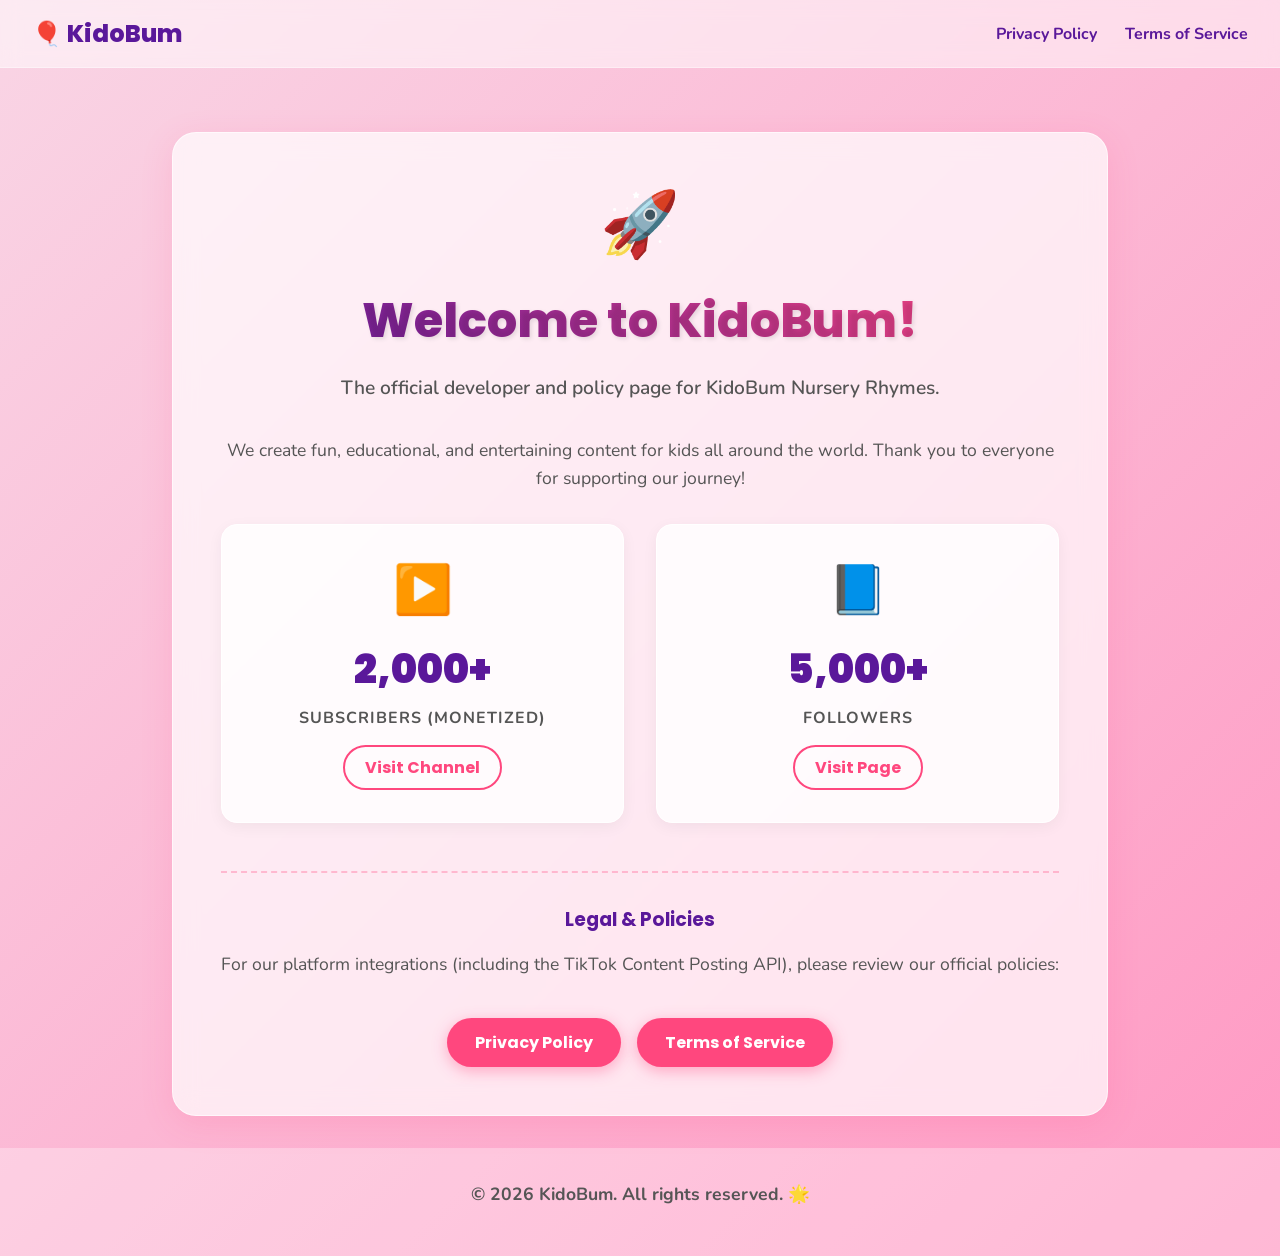
<file: docs/index.html>
<!DOCTYPE html>
<html lang="en">
<head>
    <meta charset="UTF-8">
    <meta name="viewport" content="width=device-width, initial-scale=1.0">
    <meta name="tiktok-developers-site-verification" content="3KNJaXdBs3ywFPwiOuSqS8dOcTDC5Dxs" />
    <meta name="tiktok-developers-site-verification" content="zQuGCEXxRJt3pz078Emuse0EnKag55yw" />
    <title>KidoBum Nursery Rhymes 🎈</title>
    <link rel="stylesheet" href="style.css">
</head>
<body>
    <nav class="navbar">
        <a href="index.html" class="logo">🎈 KidoBum</a>
        <div class="nav-links">
            <a href="privacy-policy.html">Privacy Policy</a>
            <a href="terms-of-service.html">Terms of Service</a>
        </div>
    </nav>

    <div class="container">
        <div class="glass-card">
            <div class="floating-element" style="text-align: center; font-size: 4rem; margin-bottom: 1rem;">🚀</div>
            <h1 style="text-align: center;">Welcome to KidoBum!</h1>
            <p style="text-align: center; font-size: 1.2rem; font-weight: 600;">The official developer and policy page for KidoBum Nursery Rhymes.</p>
            
            <div style="text-align: center; margin-top: 2rem;">
                <p>We create fun, educational, and entertaining content for kids all around the world. Thank you to everyone for supporting our journey!</p>
            </div>

            <div class="stats-container">
                <div class="stat-box">
                    <div class="stat-icon">▶️</div>
                    <div class="stat-number">2,000+</div>
                    <div class="stat-label">Subscribers (Monetized)</div>
                    <a href="https://www.youtube.com/@KidoBumNurseryRhymes/featured" target="_blank" class="btn btn-outline" style="margin-top: 1rem; padding: 8px 20px;">Visit Channel</a>
                </div>
                
                <div class="stat-box">
                    <div class="stat-icon">📘</div>
                    <div class="stat-number">5,000+</div>
                    <div class="stat-label">Followers</div>
                    <a href="https://www.facebook.com/KidoBum" target="_blank" class="btn btn-outline" style="margin-top: 1rem; padding: 8px 20px;">Visit Page</a>
                </div>
            </div>

            <div style="text-align: center; margin-top: 3rem; padding-top: 2rem; border-top: 2px dashed rgba(255, 71, 126, 0.3);">
                <h3>Legal & Policies</h3>
                <p>For our platform integrations (including the TikTok Content Posting API), please review our official policies:</p>
                <div style="display: flex; gap: 1rem; justify-content: center; margin-top: 1.5rem;">
                    <a href="privacy-policy.html" class="btn">Privacy Policy</a>
                    <a href="terms-of-service.html" class="btn">Terms of Service</a>
                </div>
            </div>
        </div>
    </div>

    <footer>
        <p>&copy; 2026 KidoBum. All rights reserved. 🌟</p>
    </footer>
</body>
</html>
</file>
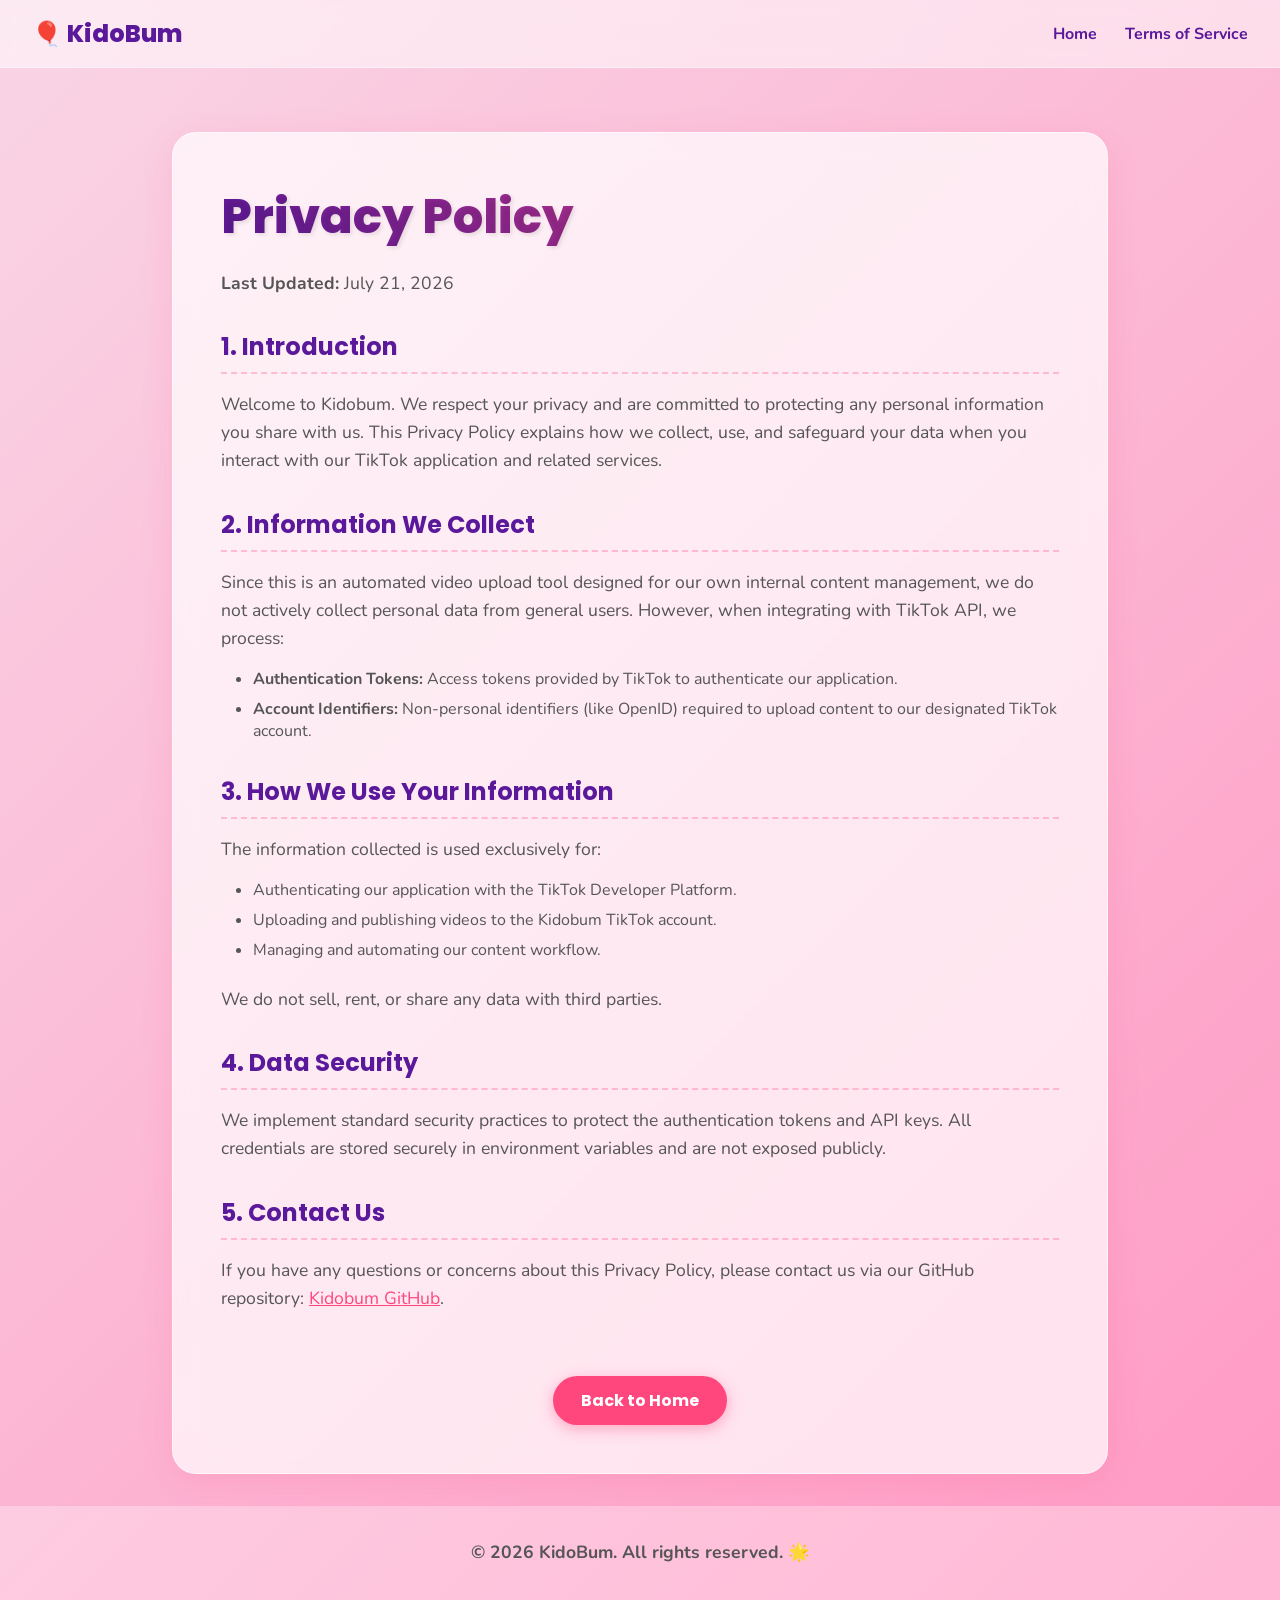
<file: docs/privacy-policy.html>
<!DOCTYPE html>
<html lang="en">
<head>
    <meta charset="UTF-8">
    <meta name="viewport" content="width=device-width, initial-scale=1.0">
    <meta name="tiktok-developers-site-verification" content="3KNJaXdBs3ywFPwiOuSqS8dOcTDC5Dxs" />
    <meta name="tiktok-developers-site-verification" content="zQuGCEXxRJt3pz078Emuse0EnKag55yw" />
    <title>Privacy Policy - KidoBum</title>
    <link rel="stylesheet" href="style.css">
</head>
<body>
    <nav class="navbar">
        <a href="index.html" class="logo">🎈 KidoBum</a>
        <div class="nav-links">
            <a href="index.html">Home</a>
            <a href="terms-of-service.html">Terms of Service</a>
        </div>
    </nav>

    <div class="container">
        <div class="glass-card policy-content">
            <h1>Privacy Policy</h1>
            <p><strong>Last Updated:</strong> July 21, 2026</p>

            <h2>1. Introduction</h2>
            <p>Welcome to Kidobum. We respect your privacy and are committed to protecting any personal information you share with us. This Privacy Policy explains how we collect, use, and safeguard your data when you interact with our TikTok application and related services.</p>

            <h2>2. Information We Collect</h2>
            <p>Since this is an automated video upload tool designed for our own internal content management, we do not actively collect personal data from general users. However, when integrating with TikTok API, we process:</p>
            <ul>
                <li><strong>Authentication Tokens:</strong> Access tokens provided by TikTok to authenticate our application.</li>
                <li><strong>Account Identifiers:</strong> Non-personal identifiers (like OpenID) required to upload content to our designated TikTok account.</li>
            </ul>

            <h2>3. How We Use Your Information</h2>
            <p>The information collected is used exclusively for:</p>
            <ul>
                <li>Authenticating our application with the TikTok Developer Platform.</li>
                <li>Uploading and publishing videos to the Kidobum TikTok account.</li>
                <li>Managing and automating our content workflow.</li>
            </ul>
            <p>We do not sell, rent, or share any data with third parties.</p>

            <h2>4. Data Security</h2>
            <p>We implement standard security practices to protect the authentication tokens and API keys. All credentials are stored securely in environment variables and are not exposed publicly.</p>

            <h2>5. Contact Us</h2>
            <p>If you have any questions or concerns about this Privacy Policy, please contact us via our GitHub repository: <a href="https://github.com/Vikram-Bosak/kidobum" style="color: var(--primary);">Kidobum GitHub</a>.</p>

            <div style="text-align: center; margin-top: 3rem;">
                <a href="index.html" class="btn">Back to Home</a>
            </div>
        </div>
    </div>

    <footer>
        <p>&copy; 2026 KidoBum. All rights reserved. 🌟</p>
    </footer>
</body>
</html>
</file>
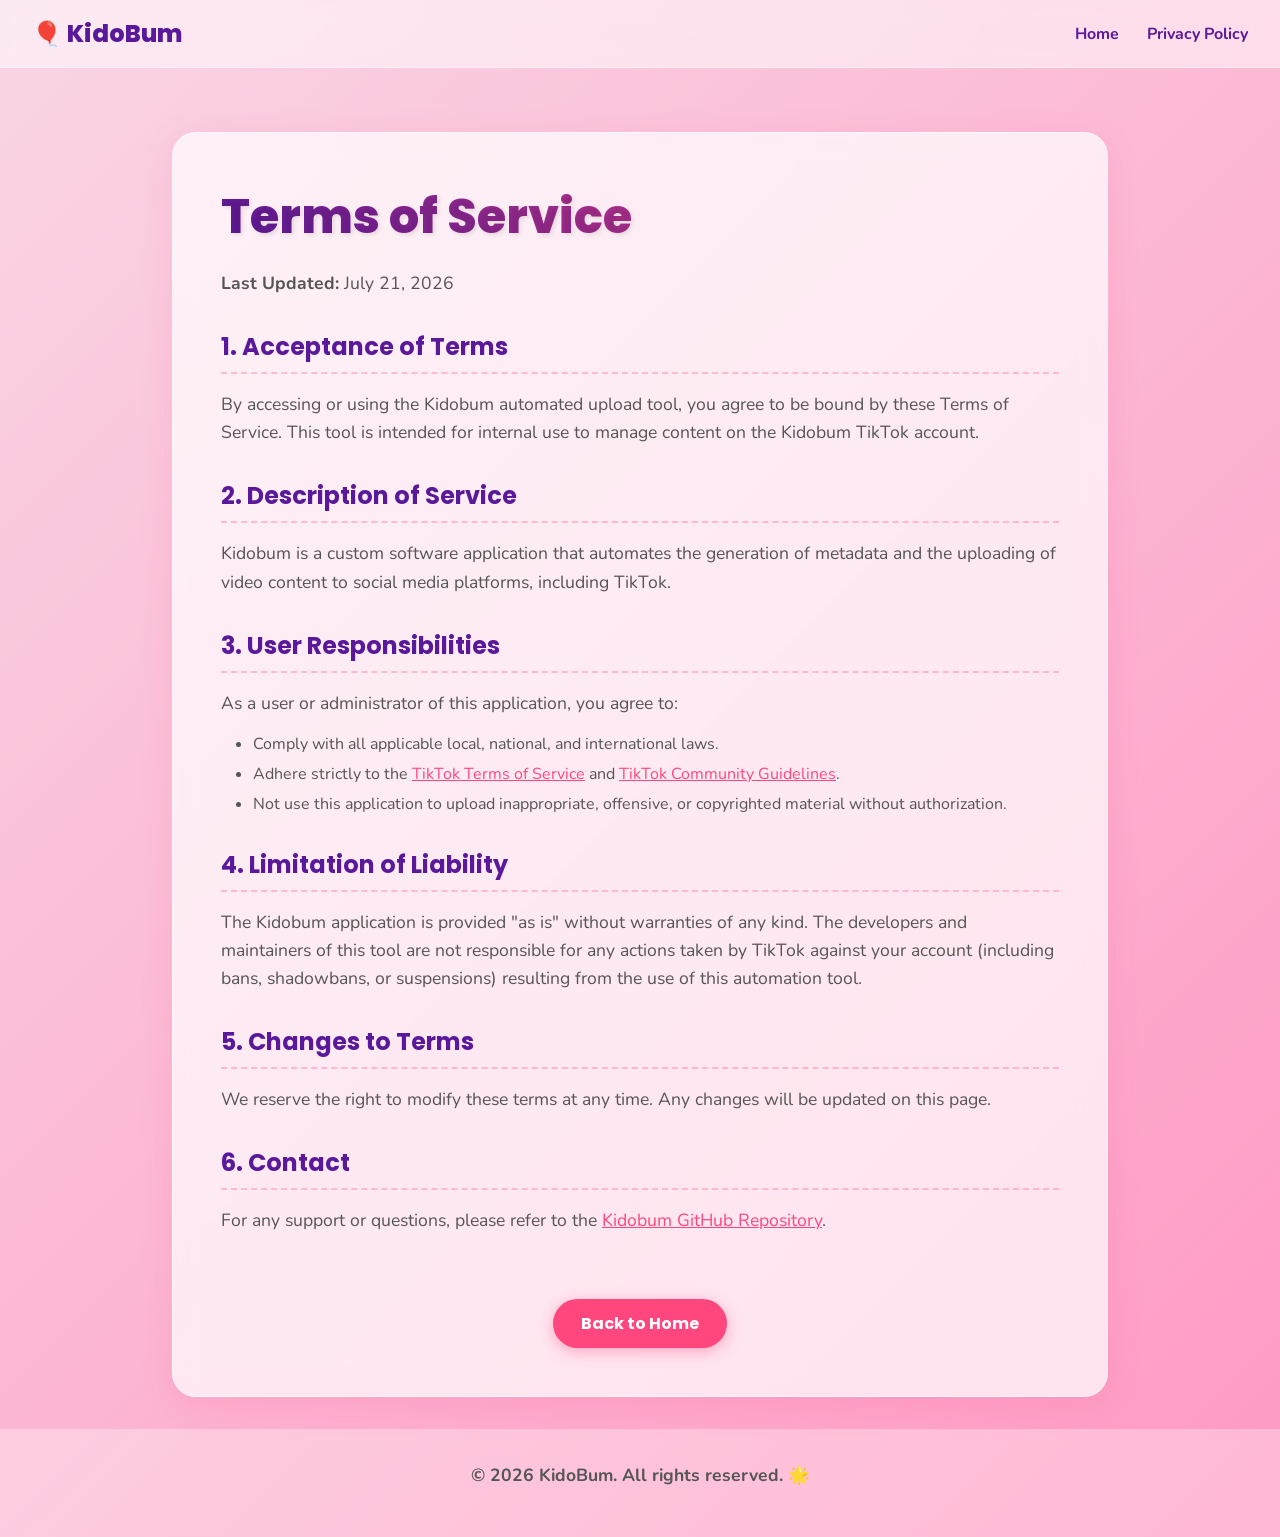
<file: docs/terms-of-service.html>
<!DOCTYPE html>
<html lang="en">
<head>
    <meta charset="UTF-8">
    <meta name="viewport" content="width=device-width, initial-scale=1.0">
    <meta name="tiktok-developers-site-verification" content="3KNJaXdBs3ywFPwiOuSqS8dOcTDC5Dxs" />
    <meta name="tiktok-developers-site-verification" content="zQuGCEXxRJt3pz078Emuse0EnKag55yw" />
    <title>Terms of Service - KidoBum</title>
    <link rel="stylesheet" href="style.css">
</head>
<body>
    <nav class="navbar">
        <a href="index.html" class="logo">🎈 KidoBum</a>
        <div class="nav-links">
            <a href="index.html">Home</a>
            <a href="privacy-policy.html">Privacy Policy</a>
        </div>
    </nav>

    <div class="container">
        <div class="glass-card policy-content">
            <h1>Terms of Service</h1>
            <p><strong>Last Updated:</strong> July 21, 2026</p>

            <h2>1. Acceptance of Terms</h2>
            <p>By accessing or using the Kidobum automated upload tool, you agree to be bound by these Terms of Service. This tool is intended for internal use to manage content on the Kidobum TikTok account.</p>

            <h2>2. Description of Service</h2>
            <p>Kidobum is a custom software application that automates the generation of metadata and the uploading of video content to social media platforms, including TikTok.</p>

            <h2>3. User Responsibilities</h2>
            <p>As a user or administrator of this application, you agree to:</p>
            <ul>
                <li>Comply with all applicable local, national, and international laws.</li>
                <li>Adhere strictly to the <a href="https://www.tiktok.com/legal/terms-of-service" style="color: var(--primary);">TikTok Terms of Service</a> and <a href="https://www.tiktok.com/community-guidelines" style="color: var(--primary);">TikTok Community Guidelines</a>.</li>
                <li>Not use this application to upload inappropriate, offensive, or copyrighted material without authorization.</li>
            </ul>

            <h2>4. Limitation of Liability</h2>
            <p>The Kidobum application is provided "as is" without warranties of any kind. The developers and maintainers of this tool are not responsible for any actions taken by TikTok against your account (including bans, shadowbans, or suspensions) resulting from the use of this automation tool.</p>

            <h2>5. Changes to Terms</h2>
            <p>We reserve the right to modify these terms at any time. Any changes will be updated on this page.</p>

            <h2>6. Contact</h2>
            <p>For any support or questions, please refer to the <a href="https://github.com/Vikram-Bosak/kidobum" style="color: var(--primary);">Kidobum GitHub Repository</a>.</p>

            <div style="text-align: center; margin-top: 3rem;">
                <a href="index.html" class="btn">Back to Home</a>
            </div>
        </div>
    </div>

    <footer>
        <p>&copy; 2026 KidoBum. All rights reserved. 🌟</p>
    </footer>
</body>
</html>
</file>
<file: docs/style.css>
/* KidoBum Premium CSS */
@import url('https://fonts.googleapis.com/css2?family=Nunito:wght@400;700;900&family=Poppins:wght@400;600;800&display=swap');

:root {
    --primary: #ff477e;
    --secondary: #ff99c3;
    --tertiary: #f9d5e5;
    --accent: #5a189a;
    --accent-light: #9d4edd;
    --bg-gradient: linear-gradient(135deg, #f9d5e5 0%, #ff99c3 100%);
    --card-bg: rgba(255, 255, 255, 0.7);
    --text-main: #333;
    --text-muted: #555;
    --radius-lg: 24px;
    --radius-md: 16px;
    --shadow-soft: 0 8px 32px 0 rgba(255, 71, 126, 0.15);
    --shadow-hover: 0 12px 48px 0 rgba(255, 71, 126, 0.3);
}

* {
    margin: 0;
    padding: 0;
    box-sizing: border-box;
}

body {
    font-family: 'Nunito', sans-serif;
    background: var(--bg-gradient);
    color: var(--text-main);
    min-height: 100vh;
    display: flex;
    flex-direction: column;
    overflow-x: hidden;
}

/* Typography */
h1, h2, h3, h4 {
    font-family: 'Poppins', sans-serif;
    color: var(--accent);
    margin-bottom: 1rem;
}

h1 {
    font-size: 3rem;
    font-weight: 800;
    text-shadow: 2px 2px 4px rgba(0,0,0,0.1);
    background: -webkit-linear-gradient(45deg, var(--accent), var(--primary));
    -webkit-background-clip: text;
    -webkit-text-fill-color: transparent;
}

p {
    font-size: 1.1rem;
    line-height: 1.6;
    margin-bottom: 1rem;
    color: var(--text-muted);
}

/* Layout */
.container {
    max-width: 1000px;
    margin: 0 auto;
    padding: 2rem;
    flex: 1;
}

/* Glassmorphism Card */
.glass-card {
    background: var(--card-bg);
    backdrop-filter: blur(12px);
    -webkit-backdrop-filter: blur(12px);
    border: 1px solid rgba(255, 255, 255, 0.6);
    border-radius: var(--radius-lg);
    padding: 3rem;
    box-shadow: var(--shadow-soft);
    margin-top: 2rem;
    transition: transform 0.3s ease, box-shadow 0.3s ease;
}

.glass-card:hover {
    transform: translateY(-5px);
    box-shadow: var(--shadow-hover);
}

/* Navbar */
.navbar {
    display: flex;
    justify-content: space-between;
    align-items: center;
    padding: 1rem 2rem;
    background: rgba(255, 255, 255, 0.5);
    backdrop-filter: blur(10px);
    border-bottom: 1px solid rgba(255, 255, 255, 0.4);
    position: sticky;
    top: 0;
    z-index: 100;
}

.logo {
    font-family: 'Poppins', sans-serif;
    font-size: 1.5rem;
    font-weight: 800;
    color: var(--accent);
    text-decoration: none;
    display: flex;
    align-items: center;
    gap: 10px;
}

.nav-links a {
    text-decoration: none;
    color: var(--accent);
    font-weight: 700;
    margin-left: 1.5rem;
    transition: color 0.3s ease;
}

.nav-links a:hover {
    color: var(--primary);
}

/* Buttons */
.btn {
    display: inline-block;
    padding: 12px 28px;
    background: var(--primary);
    color: white;
    text-decoration: none;
    font-weight: 700;
    font-family: 'Poppins', sans-serif;
    border-radius: 50px;
    border: none;
    cursor: pointer;
    box-shadow: 0 4px 15px rgba(255, 71, 126, 0.4);
    transition: all 0.3s ease;
    margin-top: 1rem;
    text-align: center;
}

.btn:hover {
    background: var(--accent);
    transform: translateY(-3px) scale(1.02);
    box-shadow: 0 6px 20px rgba(90, 24, 154, 0.4);
}

.btn-outline {
    background: transparent;
    border: 2px solid var(--primary);
    color: var(--primary);
    box-shadow: none;
}

.btn-outline:hover {
    background: var(--primary);
    color: white;
}

/* Stats Section */
.stats-container {
    display: flex;
    gap: 2rem;
    margin: 2rem 0;
    justify-content: center;
    flex-wrap: wrap;
}

.stat-box {
    flex: 1;
    min-width: 250px;
    background: rgba(255, 255, 255, 0.8);
    padding: 2rem;
    border-radius: var(--radius-md);
    text-align: center;
    box-shadow: 0 4px 15px rgba(0,0,0,0.05);
    border: 1px solid rgba(255, 255, 255, 1);
    transition: transform 0.3s cubic-bezier(0.175, 0.885, 0.32, 1.275);
}

.stat-box:hover {
    transform: scale(1.05);
}

.stat-icon {
    font-size: 3rem;
    margin-bottom: 1rem;
}

.stat-number {
    font-family: 'Poppins', sans-serif;
    font-size: 2.5rem;
    font-weight: 900;
    color: var(--accent);
    margin-bottom: 0.5rem;
}

.stat-label {
    font-weight: 700;
    color: var(--text-muted);
    text-transform: uppercase;
    letter-spacing: 1px;
}

/* Policy Formatting */
.policy-content h2 {
    margin-top: 2rem;
    padding-bottom: 0.5rem;
    border-bottom: 2px dashed rgba(255, 71, 126, 0.3);
}

.policy-content ul {
    margin-left: 2rem;
    margin-bottom: 1.5rem;
}

.policy-content li {
    margin-bottom: 0.5rem;
    color: var(--text-muted);
}

/* Footer */
footer {
    text-align: center;
    padding: 2rem;
    margin-top: auto;
    color: var(--accent);
    font-weight: 700;
    background: rgba(255, 255, 255, 0.3);
}

/* Animations */
@keyframes float {
    0% { transform: translateY(0px); }
    50% { transform: translateY(-10px); }
    100% { transform: translateY(0px); }
}

.floating-element {
    animation: float 4s ease-in-out infinite;
}

/* Responsive */
@media (max-width: 768px) {
    h1 { font-size: 2.2rem; }
    .glass-card { padding: 2rem; }
    .stats-container { flex-direction: column; }
    .nav-links { display: none; } /* Simplified for mobile */
}
</file>
